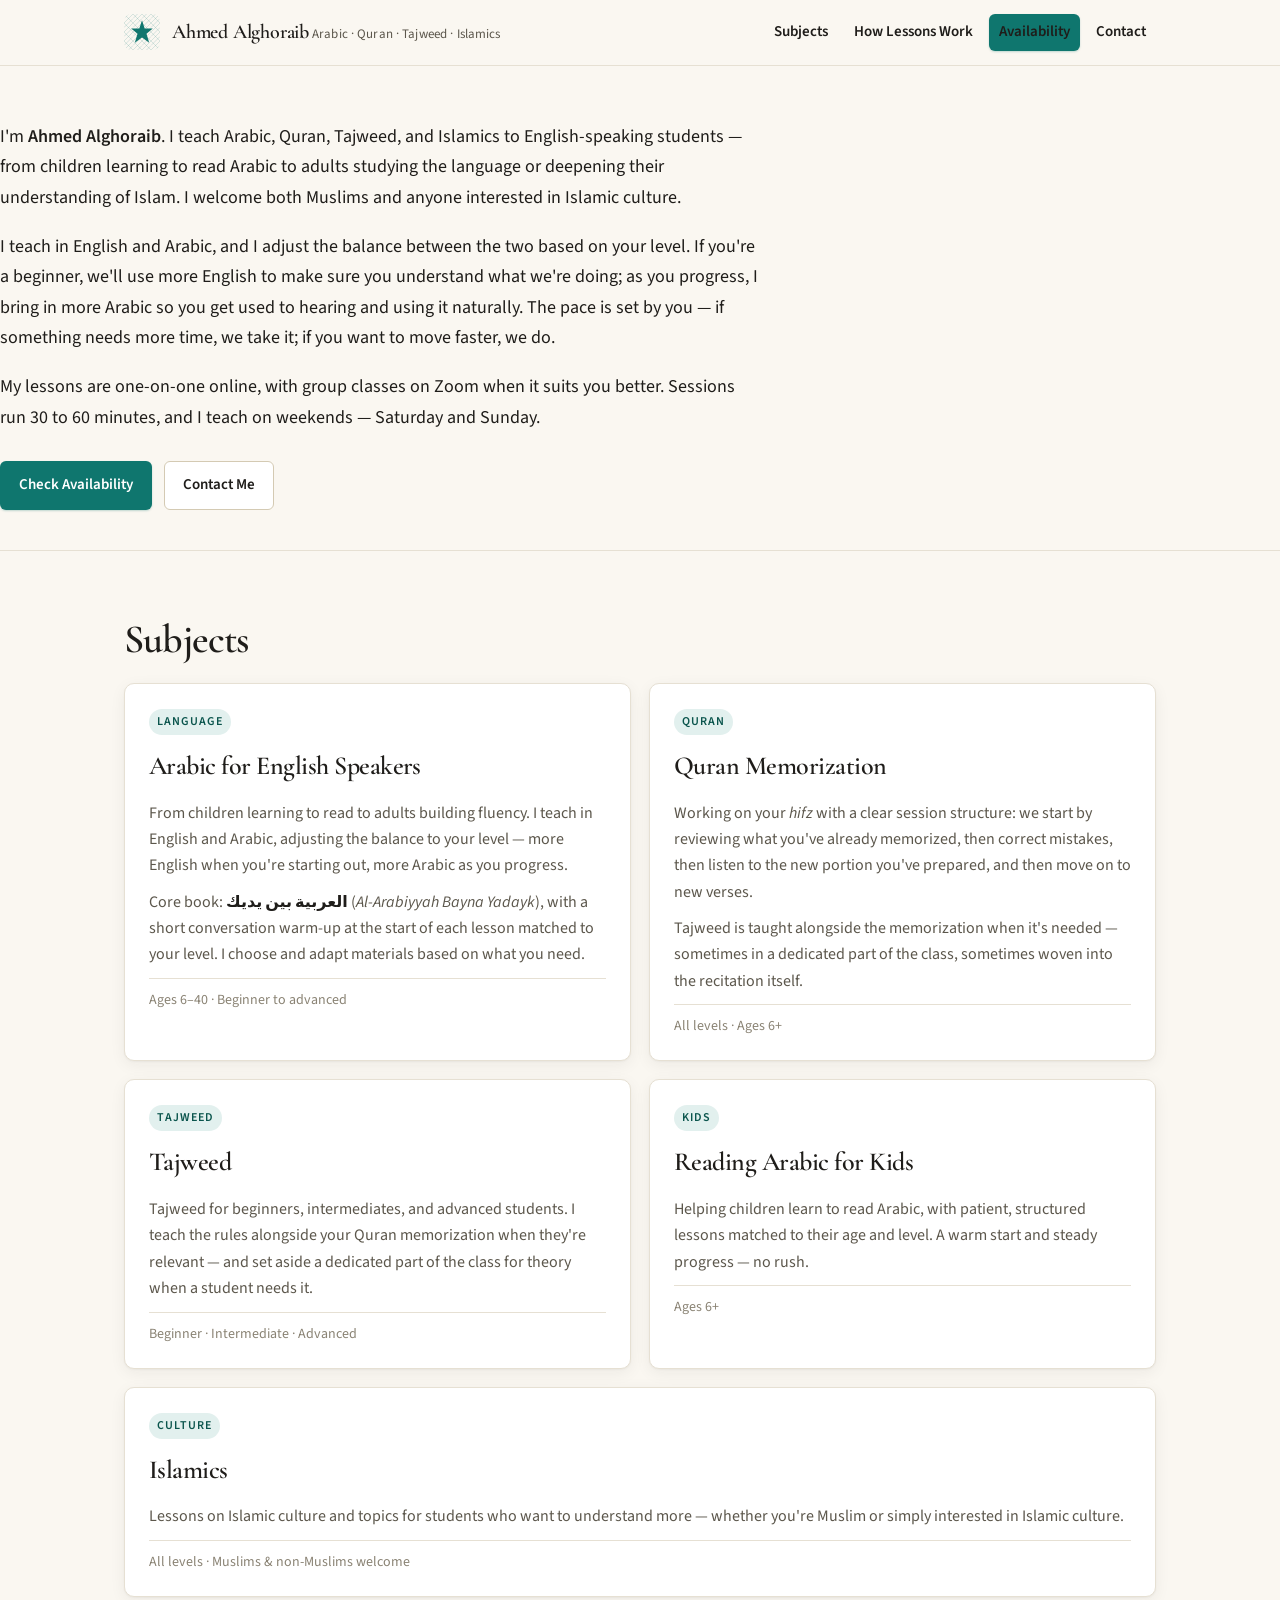
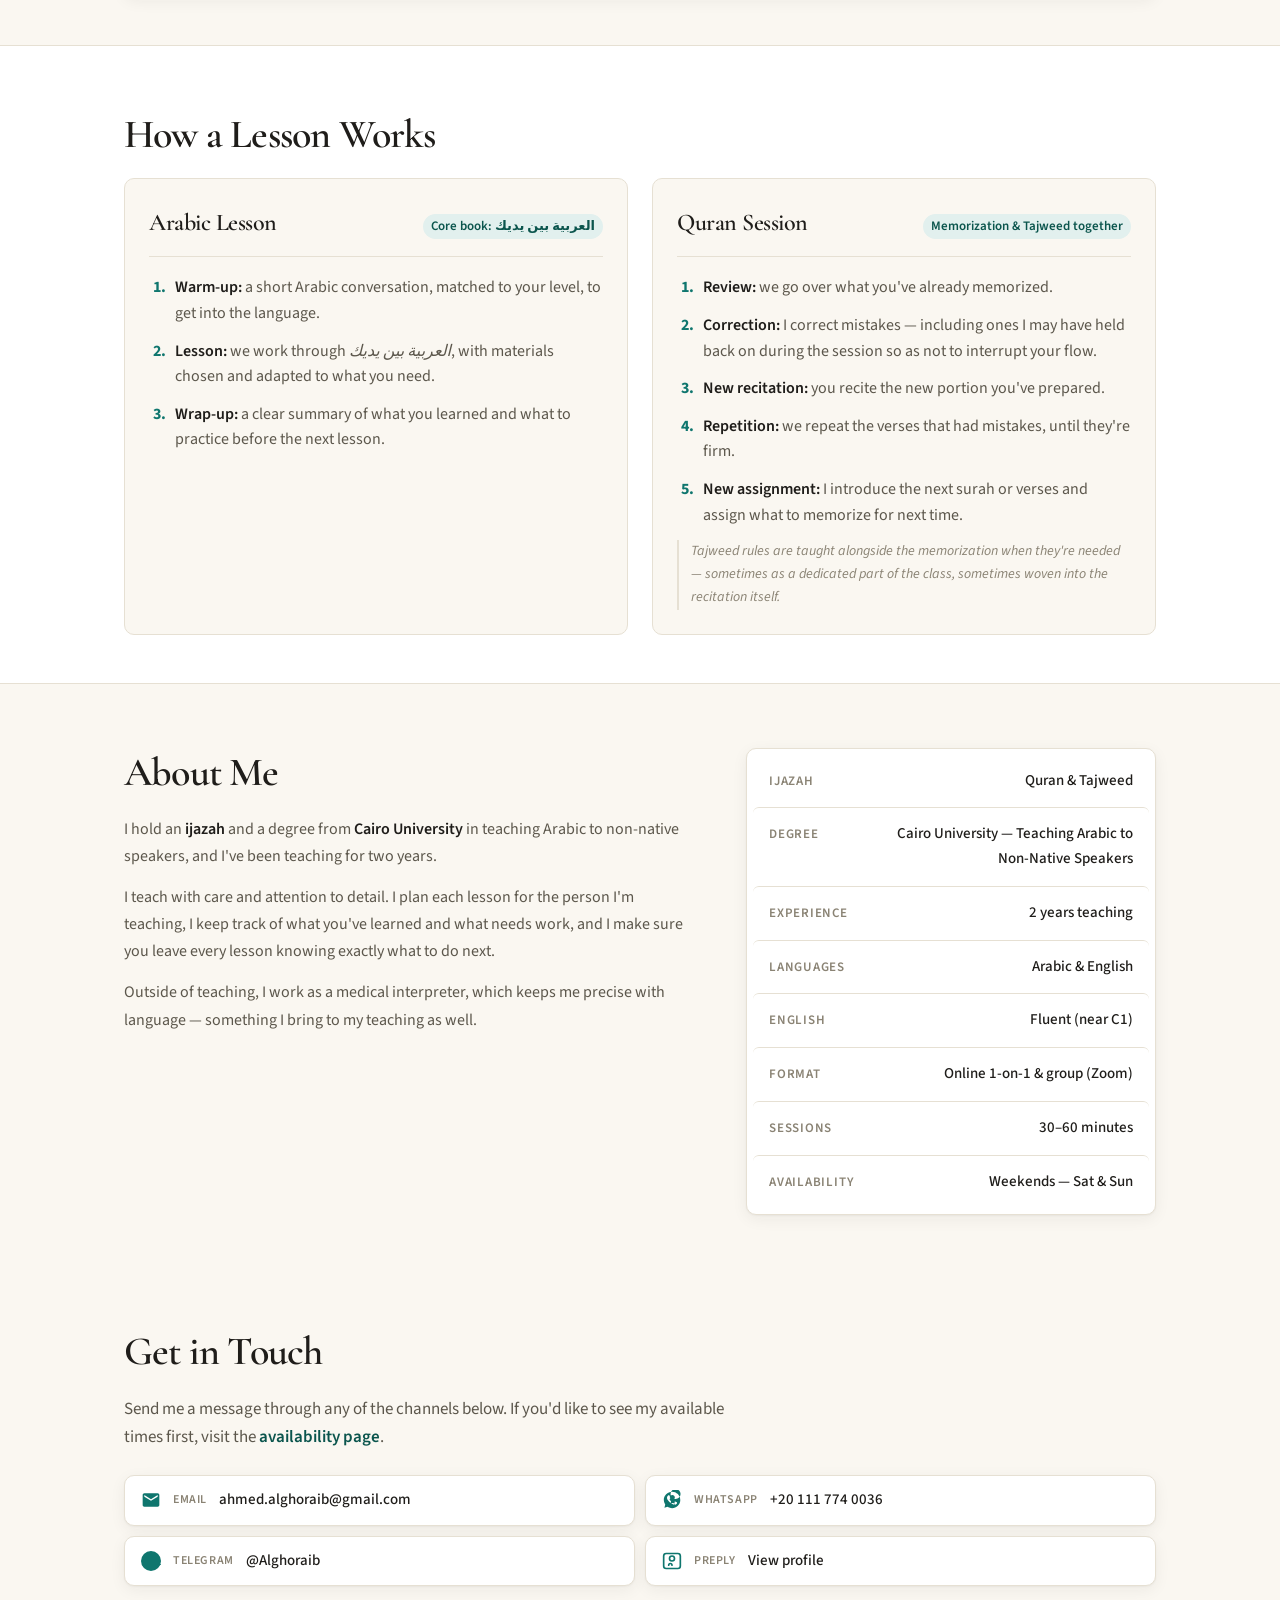
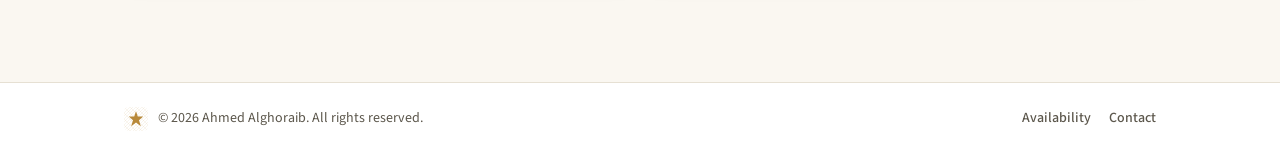
<file: index.html>
<!DOCTYPE html>
<html lang="en">
<head>
  <meta charset="utf-8">
  <meta name="viewport" content="width=device-width, initial-scale=1">
  <title>Ahmed Alghoraib — Arabic, Quran, Tajweed &amp; Islamics Teacher</title>
  <meta name="description" content="Arabic for English speakers, Quran memorization, Tajweed (beginner/intermediate/advanced), Reading Arabic for kids, and Islamics. Online 1-on-1 and group classes on weekends.">
  <link rel="preconnect" href="https://fonts.googleapis.com">
  <link rel="preconnect" href="https://fonts.gstatic.com" crossorigin>
  <link href="https://fonts.googleapis.com/css2?family=Cormorant+Garamond:ital,wght@0,400;0,600;1,400&family=Source+Sans+3:ital,wght@0,400;0,600;1,400&display=swap" rel="stylesheet">
  <link rel="stylesheet" href="style.css">
  <link rel="icon" href="assets/favicon.svg" type="image/svg+xml">
</head>
<body>
  <header class="site-header">
    <div class="header-inner">
      <div class="brand">
        <svg class="brand-mark" viewBox="0 0 40 40" width="36" height="36" aria-hidden="true" focusable="false">
          <defs>
            <pattern id="geoPattern" x="0" y="0" width="10" height="10" patternUnits="userSpaceOnUse">
              <path d="M0 5 L5 0 M5 10 L10 5 M0 0 L5 5 L0 10 M10 0 L5 5 L10 10" stroke="currentColor" stroke-width="0.5" fill="none" opacity="0.35"/>
            </pattern>
          </defs>
          <rect width="40" height="40" rx="8" fill="url(#geoPattern)"/>
          <path d="M20 7 L23 16 L32 16 L25 22 L28 32 L20 26 L12 32 L15 22 L8 16 L17 16 Z" fill="currentColor"/>
        </svg>
        <div class="brand-text">
          <span class="brand-name">Ahmed Alghoraib</span>
          <span class="brand-tagline">Arabic &middot; Quran &middot; Tajweed &middot; Islamics</span>
        </div>
      </div>
      <nav class="site-nav" aria-label="Primary">
        <a href="#subjects">Subjects</a>
        <a href="#how-lessons-work">How Lessons Work</a>
        <a href="availability.html" class="nav-cta">Availability</a>
        <a href="#contact">Contact</a>
      </nav>
    </div>
  </header>

  <main>
    <section class="hero">
      <div class="hero-inner">
        <h1 class="sr-only">Ahmed Alghoraib — Online Arabic, Quran and Tajweed Teacher</h1>
        <p class="intro">
          I'm <strong>Ahmed Alghoraib</strong>. I teach Arabic, Quran, Tajweed, and Islamics to English-speaking students — from children learning to read Arabic to adults studying the language or deepening their understanding of Islam. I welcome both Muslims and anyone interested in Islamic culture.
        </p>
        <p class="intro">
          I teach in English and Arabic, and I adjust the balance between the two based on your level. If you're a beginner, we'll use more English to make sure you understand what we're doing; as you progress, I bring in more Arabic so you get used to hearing and using it naturally. The pace is set by you — if something needs more time, we take it; if you want to move faster, we do.
        </p>
        <p class="intro">
          My lessons are one-on-one online, with group classes on Zoom when it suits you better. Sessions run 30 to 60 minutes, and I teach on weekends — Saturday and Sunday.
        </p>
        <div class="hero-actions">
          <a href="availability.html" class="btn btn-primary">Check Availability</a>
          <a href="#contact" class="btn btn-secondary">Contact Me</a>
        </div>
      </div>
    </section>

    <section id="subjects" class="section subjects">
      <div class="container">
        <h2 class="section-title">Subjects</h2>
        <div class="subjects-grid">
          <article class="subject-card">
            <span class="card-eyebrow">Language</span>
            <h3 class="card-title">Arabic for English Speakers</h3>
            <p class="card-body">
              From children learning to read to adults building fluency. I teach in English and Arabic, adjusting the balance to your level — more English when you're starting out, more Arabic as you progress.
            </p>
            <p class="card-body">
              Core book: <strong>العربية بين يديك</strong> (<em>Al-Arabiyyah Bayna Yadayk</em>), with a short conversation warm-up at the start of each lesson matched to your level. I choose and adapt materials based on what you need.
            </p>
            <p class="card-meta">Ages 6–40 · Beginner to advanced</p>
          </article>

          <article class="subject-card">
            <span class="card-eyebrow">Quran</span>
            <h3 class="card-title">Quran Memorization</h3>
            <p class="card-body">
              Working on your <em>hifz</em> with a clear session structure: we start by reviewing what you've already memorized, then correct mistakes, then listen to the new portion you've prepared, and then move on to new verses.
            </p>
            <p class="card-body">
              Tajweed is taught alongside the memorization when it's needed — sometimes in a dedicated part of the class, sometimes woven into the recitation itself.
            </p>
            <p class="card-meta">All levels · Ages 6+</p>
          </article>

          <article class="subject-card">
            <span class="card-eyebrow">Tajweed</span>
            <h3 class="card-title">Tajweed</h3>
            <p class="card-body">
              Tajweed for beginners, intermediates, and advanced students. I teach the rules alongside your Quran memorization when they're relevant — and set aside a dedicated part of the class for theory when a student needs it.
            </p>
            <p class="card-meta">Beginner · Intermediate · Advanced</p>
          </article>

          <article class="subject-card">
            <span class="card-eyebrow">Kids</span>
            <h3 class="card-title">Reading Arabic for Kids</h3>
            <p class="card-body">
              Helping children learn to read Arabic, with patient, structured lessons matched to their age and level. A warm start and steady progress — no rush.
            </p>
            <p class="card-meta">Ages 6+</p>
          </article>

          <article class="subject-card subject-card--wide">
            <span class="card-eyebrow">Culture</span>
            <h3 class="card-title">Islamics</h3>
            <p class="card-body">
              Lessons on Islamic culture and topics for students who want to understand more — whether you're Muslim or simply interested in Islamic culture.
            </p>
            <p class="card-meta">All levels · Muslims &amp; non-Muslims welcome</p>
          </article>
        </div>
      </div>
    </section>

    <section id="how-lessons-work" class="section how-section">
      <div class="container">
        <h2 class="section-title">How a Lesson Works</h2>

        <div class="lesson-blocks">
          <div class="lesson-block">
            <div class="lesson-block-header">
              <h3 class="lesson-block-title">Arabic Lesson</h3>
              <span class="lesson-block-book">Core book: العربية بين يديك</span>
            </div>
            <ol class="lesson-steps">
              <li><strong>Warm-up:</strong> a short Arabic conversation, matched to your level, to get into the language.</li>
              <li><strong>Lesson:</strong> we work through <em>العربية بين يديك</em>, with materials chosen and adapted to what you need.</li>
              <li><strong>Wrap-up:</strong> a clear summary of what you learned and what to practice before the next lesson.</li>
            </ol>
          </div>

          <div class="lesson-block">
            <div class="lesson-block-header">
              <h3 class="lesson-block-title">Quran Session</h3>
              <span class="lesson-block-book">Memorization &amp; Tajweed together</span>
            </div>
            <ol class="lesson-steps">
              <li><strong>Review:</strong> we go over what you've already memorized.</li>
              <li><strong>Correction:</strong> I correct mistakes — including ones I may have held back on during the session so as not to interrupt your flow.</li>
              <li><strong>New recitation:</strong> you recite the new portion you've prepared.</li>
              <li><strong>Repetition:</strong> we repeat the verses that had mistakes, until they're firm.</li>
              <li><strong>New assignment:</strong> I introduce the next surah or verses and assign what to memorize for next time.</li>
            </ol>
            <p class="lesson-note">Tajweed rules are taught alongside the memorization when they're needed — sometimes as a dedicated part of the class, sometimes woven into the recitation itself.</p>
          </div>
        </div>
      </div>
    </section>

    <section class="section credentials-section">
      <div class="container">
        <div class="credentials">
          <div class="credentials-text">
            <h2 class="section-title">About Me</h2>
            <p>
              I hold an <strong>ijazah</strong> and a degree from <strong>Cairo University</strong> in teaching Arabic to non-native speakers, and I've been teaching for two years.
            </p>
            <p>
              I teach with care and attention to detail. I plan each lesson for the person I'm teaching, I keep track of what you've learned and what needs work, and I make sure you leave every lesson knowing exactly what to do next.
            </p>
            <p>
              Outside of teaching, I work as a medical interpreter, which keeps me precise with language — something I bring to my teaching as well.
            </p>
          </div>
          <div class="credentials-side">
            <ul class="credential-list">
              <li>
                <span class="credential-label">Ijazah</span>
                <span class="credential-value">Quran &amp; Tajweed</span>
              </li>
              <li>
                <span class="credential-label">Degree</span>
                <span class="credential-value">Cairo University — Teaching Arabic to Non-Native Speakers</span>
              </li>
              <li>
                <span class="credential-label">Experience</span>
                <span class="credential-value">2 years teaching</span>
              </li>
              <li>
                <span class="credential-label">Languages</span>
                <span class="credential-value">Arabic &amp; English</span>
              </li>
              <li>
                <span class="credential-label">English</span>
                <span class="credential-value">Fluent (near C1)</span>
              </li>
              <li>
                <span class="credential-label">Format</span>
                <span class="credential-value">Online 1-on-1 &amp; group (Zoom)</span>
              </li>
              <li>
                <span class="credential-label">Sessions</span>
                <span class="credential-value">30–60 minutes</span>
              </li>
              <li>
                <span class="credential-label">Availability</span>
                <span class="credential-value">Weekends — Sat &amp; Sun</span>
              </li>
            </ul>
          </div>
        </div>
      </div>
    </section>

    <section id="contact" class="section contact-section">
      <div class="container">
        <h2 class="section-title">Get in Touch</h2>
        <p class="contact-intro">
          Send me a message through any of the channels below. If you'd like to see my available times first, visit the <a href="availability.html">availability page</a>.
        </p>
        <div class="contact-links">
          <a class="contact-link" href="mailto:ahmed.alghoraib@gmail.com">
            <svg class="contact-icon" viewBox="0 0 24 24" width="20" height="20" aria-hidden="true"><path d="M20 4H4c-1.1 0-2 .9-2 2v12c0 1.1.9 2 2 2h16c1.1 0 2-.9 2-2V6c0-1.1-.9-2-2-2zm0 4l-8 5-8-5V6l8 5 8-5v2z" fill="currentColor"/></svg>
            <span>Email</span>
            <span class="contact-value">ahmed.alghoraib@gmail.com</span>
          </a>
          <a class="contact-link" href="https://wa.me/201117740036?text=Hello%20Ahmed%2C%20I%27d%20like%20to%20book%20a%20lesson." target="_blank" rel="noopener">
            <svg class="contact-icon" viewBox="0 0 24 24" width="20" height="20" aria-hidden="true"><path d="M17.472 14.382c-.297-.149-1.758-.867-2.03-.967-.273-.099-.471-.148-.67.15-.197.297-.767.966-.94 1.164-.173.199-.347.223-.644.075-.297-.15-1.255-.463-2.39-1.475-.883-.788-1.48-1.761-1.653-2.059-.173-.297-.018-.458.13-.606.134-.133.298-.347.446-.52.149-.174.198-.298.298-.497.099-.198.05-.371-.025-.52-.075-.149-.669-1.612-.916-2.207-.242-.579-.487-.5-.669-.51-.173-.008-.371-.01-.57-.01-.198 0-.52.074-.792.372-.272.297-1.04 1.016-1.04 2.479 0 1.462 1.065 2.875 1.213 3.074.149.198 2.096 3.2 5.077 4.487.709.306 1.262.489 1.694.625.712.227 1.36.195 1.871.118.571-.085 1.758-.719 2.006-1.454.248-.735.248-1.213 0-1.308-.249-.095-1.04-.586-1.814-1.055-.579-.334-1.166-.545-1.724-.632zm-5.421 7.403h-.004a9.87 9.87 0 01-5.031-1.378l-.361-.214-3.741.982.998-3.648-.235-.374a9.86 9.86 0 01-1.51-5.26c.001-5.46 4.436-9.894 9.895-9.894 2.64 0 5.122 1.03 6.988 2.898a9.86 9.86 0 012.898 6.988c0 5.46-4.436 9.894-9.895 9.894zm3.465-4.678a3.03 3.03 0 00-2.535-1.49l-.261-.149-2.588.685.722-2.468-.174-.255a3.03 3.03 0 00-1.3-4.391c0-1.668 1.351-3.018 3.019-3.018 1.668 0 3.018 1.35 3.018 3.018 0 1.219-.72 2.232-1.777 2.683l.239.224.803.712a2.47 2.47 0 01-.239 3.336c-.001 2.055-1.662 3.716-3.716 3.716zm6.737-12.21c-.001-3.342-2.708-6.049-6.05-6.049-1.606 0-3.09.664-4.165 1.76a6.05 6.05 0 00-1.76 4.165c0 3.342 2.708 6.049 6.05 6.049 1.606 0 3.09-.664 4.165-1.76a6.05 6.05 0 001.76-4.165z" fill="currentColor"/></svg>
            <span>WhatsApp</span>
            <span class="contact-value">+20 111 774 0036</span>
          </a>
          <a class="contact-link" href="https://t.me/Alghoraib" target="_blank" rel="noopener">
            <svg class="contact-icon" viewBox="0 0 24 24" width="20" height="20" aria-hidden="true"><path d="M11.944 0A12 12 0 0 0 0 12a12 12 0 0 0 12 12 12 12 0 0 0 12-12A12 12 0 0 0 12 0a12 12 0 0 0-.056 0zm4.962 7.24A8.97 8.97 0 0 1 12 2C6.477 2 2 6.477 2 12s4.477 10 10 10c.675 0 1.32-.05 1.958-.147a8.97 8.97 0 0 1 3.417-1.625l.86.66a8.688 8.688 0 0 1 6.07-4.441zM12 20a8.04 8.04 0 0 0 4.962-1.76A8.97 8.97 0 0 1 12 20z" fill="currentColor"/></svg>
            <span>Telegram</span>
            <span class="contact-value">@Alghoraib</span>
          </a>
          <a class="contact-link" href="https://preply.in/AHMED6EN1434201102?ts=17924484" target="_blank" rel="noopener">
            <svg class="contact-icon" viewBox="0 0 24 24" width="20" height="20" aria-hidden="true"><rect x="2" y="3" width="20" height="18" rx="3" fill="none" stroke="currentColor" stroke-width="2"/><circle cx="12" cy="9" r="3" fill="none" stroke="currentColor" stroke-width="2"/><path d="M8 17c0-1.1.9-2 2-2s2 .9 2 2" fill="none" stroke="currentColor" stroke-width="2" stroke-linecap="round"/></svg>
            <span>Preply</span>
            <span class="contact-value">View profile</span>
          </a>
        </div>
      </div>
    </section>
  </main>

  <footer class="site-footer">
    <div class="footer-inner">
      <div class="footer-brand">
        <svg class="brand-mark" viewBox="0 0 40 40" width="24" height="24" aria-hidden="true">
          <defs>
            <pattern id="geoPatternFooter" x="0" y="0" width="10" height="10" patternUnits="userSpaceOnUse">
              <path d="M0 5 L5 0 M5 10 L10 5 M0 0 L5 5 L0 10 M10 0 L5 5 L10 10" stroke="currentColor" stroke-width="0.5" fill="none" opacity="0.3"/>
            </pattern>
          </defs>
          <rect width="40" height="40" rx="8" fill="url(#geoPatternFooter)"/>
          <path d="M20 7 L23 16 L32 16 L25 22 L28 32 L20 26 L12 32 L15 22 L8 16 L17 16 Z" fill="currentColor"/>
        </svg>
        <span>&copy; 2026 Ahmed Alghoraib. All rights reserved.</span>
      </div>
      <div class="footer-links">
        <a href="availability.html">Availability</a>
        <a href="#contact">Contact</a>
      </div>
    </div>
  </footer>
</body>
</html>
</file>
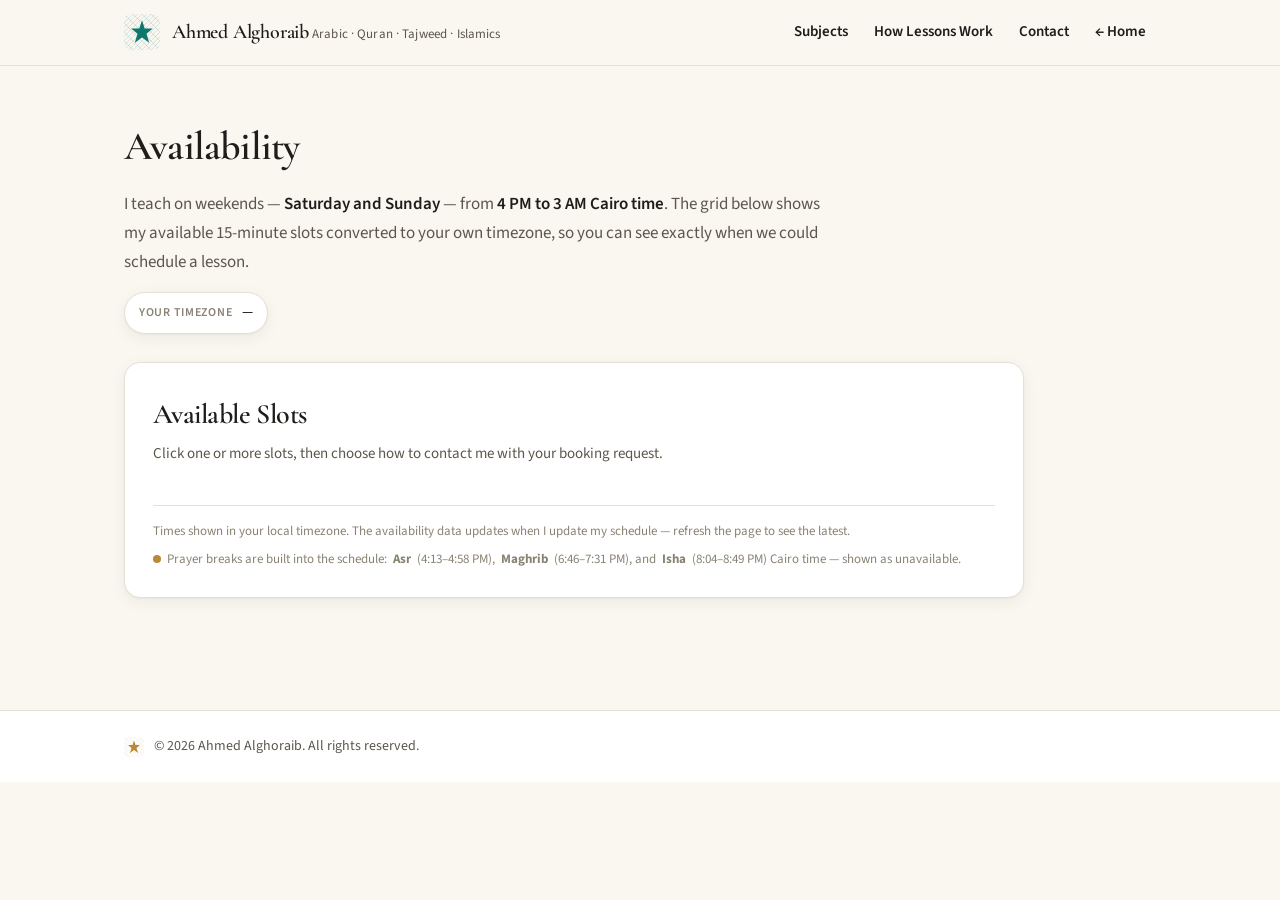
<file: availability.html>
<!DOCTYPE html>
<html lang="en">
<head>
  <meta charset="utf-8">
  <meta name="viewport" content="width=device-width, initial-scale=1">
  <title>Availability — Ahmed Alghoraib</title>
  <meta name="description" content="Ahmed Alghoraib's teaching availability — weekends, Cairo time. See available 15-minute slots in your own timezone.">
  <link rel="preconnect" href="https://fonts.googleapis.com">
  <link rel="preconnect" href="https://fonts.gstatic.com" crossorigin>
  <link href="https://fonts.googleapis.com/css2?family=Cormorant+Garamond:ital,wght@0,400;0,600;1,400&family=Source+Sans+3:ital,wght@0,400;0,600;1,400&display=swap" rel="stylesheet">
  <link rel="stylesheet" href="style.css">
  <link rel="icon" href="assets/favicon.svg" type="image/svg+xml">
</head>
<body>
  <header class="site-header">
    <div class="header-inner">
      <div class="brand">
        <svg class="brand-mark" viewBox="0 0 40 40" width="36" height="36" aria-hidden="true" focusable="false">
          <defs>
            <pattern id="geoPattern" x="0" y="0" width="10" height="10" patternUnits="userSpaceOnUse">
              <path d="M0 5 L5 0 M5 10 L10 5 M0 0 L5 5 L0 10 M10 0 L5 5 L10 10" stroke="currentColor" stroke-width="0.5" fill="none" opacity="0.35"/>
            </pattern>
          </defs>
          <rect width="40" height="40" rx="8" fill="url(#geoPattern)"/>
          <path d="M20 7 L23 16 L32 16 L25 22 L28 32 L20 26 L12 32 L15 22 L8 16 L17 16 Z" fill="currentColor"/>
        </svg>
        <div class="brand-text">
          <span class="brand-name">Ahmed Alghoraib</span>
          <span class="brand-tagline">Arabic &middot; Quran &middot; Tajweed &middot; Islamics</span>
        </div>
      </div>
      <nav class="site-nav" aria-label="Primary">
        <a href="index.html#subjects">Subjects</a>
        <a href="index.html#how-lessons-work">How Lessons Work</a>
        <a href="index.html#contact">Contact</a>
        <a href="index.html" class="nav-back">&larr; Home</a>
      </nav>
    </div>
  </header>

  <main>
    <section class="availability-page">
      <div class="container">
        <div class="avail-header">
          <h1 class="section-title">Availability</h1>
          <p class="avail-intro">
            I teach on weekends — <strong>Saturday and Sunday</strong> — from <strong>4 PM to 3 AM Cairo time</strong>. The grid below shows my available 15-minute slots converted to your own timezone, so you can see exactly when we could schedule a lesson.
          </p>
          <div class="tz-display">
            <span class="tz-label">Your timezone</span>
            <span class="tz-value" id="user-tz">—</span>
          </div>
        </div>

        <div class="widget-card" id="widget-card">
          <div class="widget-header">
            <h2 class="widget-title">Available Slots</h2>
            <p class="widget-subtitle">Click one or more slots, then choose how to contact me with your booking request.</p>
          </div>

          <div class="days" id="days-container">
            <!-- Rendered by script.js -->
          </div>

          <div class="widget-foot">
            <p class="widget-note">
              Times shown in your local timezone. The availability data updates when I update my schedule — refresh the page to see the latest.
            </p>
            <p class="widget-prayer-note">
              Prayer breaks are built into the schedule: <strong>Asr</strong> (4:13–4:58 PM), <strong>Maghrib</strong> (6:46–7:31 PM), and <strong>Isha</strong> (8:04–8:49 PM) Cairo time — shown as unavailable.
            </p>
          </div>
        </div>

        <div id="booking-modal" class="modal" role="dialog" aria-modal="true" aria-labelledby="modal-title" hidden>
          <div class="modal-backdrop"></div>
          <div class="modal-panel">
            <div class="modal-header">
              <h2 id="modal-title" class="modal-title">Book a Lesson</h2>
              <button class="modal-close" id="modal-close" aria-label="Close">&times;</button>
            </div>
            <div class="modal-body">
              <div class="modal-field">
                <label class="modal-label" for="modal-name">Your name</label>
                <input class="modal-input" id="modal-name" name="name" type="text" autocomplete="name" placeholder="Your name">
              </div>
              <div class="modal-field">
                <label class="modal-label" for="modal-subject">Subject</label>
                <select class="modal-input modal-select" id="modal-subject" name="subject">
                  <option value="">Select a subject…</option>
                  <option value="Arabic for English Speakers">Arabic for English Speakers</option>
                  <option value="Quran Memorization">Quran Memorization</option>
                  <option value="Tajweed">Tajweed</option>
                  <option value="Reading Arabic for Kids">Reading Arabic for Kids</option>
                  <option value="Islamics">Islamics</option>
                </select>
              </div>
              <div class="modal-field">
                <label class="modal-label" for="modal-timezone">Your timezone</label>
                <input class="modal-input" id="modal-timezone" name="timezone" type="text" readonly tabindex="-1">
              </div>
              <div class="modal-field">
                <label class="modal-label" for="modal-slots">Selected slots <span class="modal-label-hint">(in your timezone)</span></label>
                <textarea class="modal-input modal-textarea" id="modal-slots" name="slots" rows="3" readonly tabindex="-1" placeholder="No slots selected yet"></textarea>
              </div>
              <div class="modal-field">
                <label class="modal-label">Contact method</label>
                <div class="contact-method-group" id="contact-group">
                  <label class="method-option">
                    <input type="radio" name="contact-method" value="email" checked>
                    <span class="method-radio"></span>
                    <span class="method-label">Email — opens your email app</span>
                  </label>
                  <label class="method-option">
                    <input type="radio" name="contact-method" value="whatsapp">
                    <span class="method-radio"></span>
                    <span class="method-label">WhatsApp — opens WhatsApp with a pre-filled message</span>
                  </label>
                  <label class="method-option">
                    <input type="radio" name="contact-method" value="telegram">
                    <span class="method-radio"></span>
                    <span class="method-label">Telegram — shows my handle; copy the message and send it</span>
                  </label>
                  <label class="method-option">
                    <input type="radio" name="contact-method" value="preply">
                    <span class="method-radio"></span>
                    <span class="method-label">Preply — opens my Preply profile</span>
                  </label>
                </div>
              </div>
              <div class="modal-field">
                <label class="modal-label" for="modal-message">Message</label>
                <textarea class="modal-input modal-textarea" id="modal-message" name="message" rows="4" placeholder="Edit this message before sending"></textarea>
              </div>
              <div class="modal-actions">
                <button class="btn btn-secondary" id="modal-send">Send Message</button>
                <button class="btn btn-ghost" id="modal-cancel">Cancel</button>
              </div>
            </div>
          </div>
        </div>
      </div>
    </section>
  </main>

  <footer class="site-footer">
    <div class="footer-inner">
      <div class="footer-brand">
        <svg class="brand-mark" viewBox="0 0 40 40" width="20" height="20" aria-hidden="true">
          <defs>
            <pattern id="geoPatternFooter2" x="0" y="0" width="10" height="10" patternUnits="userSpaceOnUse">
              <path d="M0 5 L5 0 M5 10 L10 5 M0 0 L5 5 L0 10 M10 0 L5 5 L10 10" stroke="currentColor" stroke-width="0.5" fill="none" opacity="0.3"/>
            </pattern>
          </defs>
          <rect width="40" height="40" rx="8" fill="url(#geoPatternFooter2)"/>
          <path d="M20 7 L23 16 L32 16 L25 22 L28 32 L20 26 L12 32 L15 22 L8 16 L17 16 Z" fill="currentColor"/>
        </svg>
        <span>&copy; 2026 Ahmed Alghoraib. All rights reserved.</span>
      </div>
    </div>
  </footer>

  <script src="script.js"></script>
  <script>
    document.addEventListener('DOMContentLoaded', () => renderAvailabilityPage());
  </script>
</body>
</html>
</file>
<file: style.css>
/* ============================================================
   Ahmed Alghoraib — teaching profile site
   Palette: warm cream surface, deep ink, teal accent,
   with a single Islamic tile motif reserved for the
   availability page header.
   ============================================================ */

:root {
  --color-bg: #faf7f1;
  --color-surface: #ffffff;
  --color-surface-raised: #fefefe;
  --color-border: #e6e0d3;
  --color-border-strong: #d4cab3;
  --color-text: #1f1d1a;
  --color-text-muted: #5c574c;
  --color-text-faint: #8a8374;
  --color-accent: #0f766e;
  --color-accent-soft: #e2f0ee;
  --color-accent-strong: #0b554d;
  --color-unavailable: #ece7dc;
  --color-unavailable-text: #a39c88;
  --color-prayer: #b8893a;
  --color-prayer-soft: #f5ecd6;
  --color-star: #b8893a;
  --fw-heading: 'Cormorant Garamond', Georgia, serif;
  --fw-body: 'Source Sans 3', 'Segoe UI', system-ui, sans-serif;
  --radius-sm: 6px;
  --radius-md: 10px;
  --radius-lg: 16px;
  --shadow-card: 0 1px 2px rgba(31,29,26,0.04), 0 4px 16px rgba(31,29,26,0.06);
  --shadow-modal: 0 20px 60px rgba(31,29,26,0.18);
}

*,
*::before,
*::after {
  box-sizing: border-box;
  margin: 0;
  padding: 0;
}

html {
  scroll-behavior: smooth;
  -webkit-text-size-adjust: 100%;
}

body {
  font-family: var(--fw-body);
  font-size: 17px;
  line-height: 1.65;
  color: var(--color-text);
  background: var(--color-bg);
  -webkit-font-smoothing: antialiased;
  text-rendering: optimizeLegibility;
}

a {
  color: var(--color-accent-strong);
  text-decoration: none;
}
a:hover {
  text-decoration: underline;
  text-underline-offset: 2px;
}

img,
svg {
  display: block;
  max-width: 100%;
}

.sr-only {
  position: absolute;
  width: 1px;
  height: 1px;
  padding: 0;
  margin: -1px;
  overflow: hidden;
  clip: rect(0 0 0 0);
  clip-path: inset(50%);
  white-space: nowrap;
  border: 0;
}

.container {
  width: 100%;
  max-width: 1080px;
  margin: 0 auto;
  padding: 0 24px;
}

/* -------- Header -------- */

.site-header {
  position: sticky;
  top: 0;
  z-index: 50;
  background: rgba(250, 247, 241, 0.92);
  backdrop-filter: saturate(160%) blur(8px);
  -webkit-backdrop-filter: saturate(160%) blur(8px);
  border-bottom: 1px solid var(--color-border);
}

.header-inner {
  max-width: 1080px;
  margin: 0 auto;
  padding: 14px 24px;
  display: flex;
  align-items: center;
  justify-content: space-between;
  gap: 24px;
  flex-wrap: wrap;
}

.brand {
  display: flex;
  align-items: center;
  gap: 12px;
  color: var(--color-accent);
}

.brand-name {
  font-family: var(--fw-heading);
  font-size: 20px;
  font-weight: 600;
  color: var(--color-text);
  letter-spacing: -0.01em;
}

.brand-tagline {
  display: none;
  font-size: 13px;
  color: var(--color-text-muted);
  letter-spacing: 0.01em;
}

@media (min-width: 600px) {
  .brand-tagline {
    display: inline;
  }
}

.site-nav {
  display: flex;
  align-items: center;
  gap: 6px;
  flex-wrap: wrap;
}

.site-nav a,
.nav-back {
  font-size: 15px;
  font-weight: 600;
  color: var(--color-text);
  padding: 6px 10px;
  border-radius: var(--radius-sm);
  transition: background 0.15s ease, color 0.15s ease;
}
.site-nav a:hover,
.nav-back:hover {
  background: var(--color-accent-soft);
  color: var(--color-accent-strong);
  text-decoration: none;
}

.nav-cta {
  background: var(--color-accent);
  color: #fff;
  box-shadow: 0 1px 2px rgba(15,118,110,0.25);
}
.nav-cta:hover {
  background: var(--color-accent-strong);
  color: #fff;
  text-decoration: none;
}

@media (max-width: 540px) {
  .site-nav a:not(.nav-cta):not(.nav-back) {
    display: none;
  }
  .header-inner {
    padding: 12px 16px;
  }
}

/* -------- Section base -------- */

.section {
  padding: 64px 0 48px;
}

.section-title {
  font-family: var(--fw-heading);
  font-size: clamp(28px, 4vw, 40px);
  font-weight: 600;
  letter-spacing: -0.02em;
  line-height: 1.2;
  color: var(--color-text);
  margin-bottom: 20px;
}

/* -------- Hero -------- */

.hero {
  padding: 56px 0 40px;
  border-bottom: 1px solid var(--color-border);
}

.hero-inner {
  max-width: 760px;
}

.intro {
  font-size: 18px;
  line-height: 1.7;
  color: var(--color-text);
  margin-bottom: 18px;
}
.intro strong {
  font-weight: 600;
  color: var(--color-text);
}

.hero-actions {
  display: flex;
  flex-wrap: wrap;
  gap: 12px;
  margin-top: 28px;
}

.btn {
  display: inline-flex;
  align-items: center;
  justify-content: center;
  gap: 8px;
  font-family: var(--fw-body);
  font-size: 15px;
  font-weight: 600;
  padding: 11px 18px;
  border-radius: var(--radius-sm);
  border: 1px solid transparent;
  cursor: pointer;
  transition: background 0.15s ease, border-color 0.15s ease, color 0.15s ease, box-shadow 0.15s ease;
  text-decoration: none;
}
.btn:focus-visible {
  outline: 2px solid var(--color-accent);
  outline-offset: 2px;
}
.btn-primary {
  background: var(--color-accent);
  color: #fff;
  box-shadow: 0 1px 2px rgba(15,118,110,0.25);
}
.btn-primary:hover {
  background: var(--color-accent-strong);
  color: #fff;
  text-decoration: none;
  box-shadow: 0 2px 8px rgba(15,118,110,0.35);
}
.btn-secondary {
  background: var(--color-surface);
  color: var(--color-text);
  border-color: var(--color-border-strong);
}
.btn-secondary:hover {
  background: var(--color-bg);
  border-color: var(--color-text-faint);
  text-decoration: none;
}
.btn-ghost {
  background: transparent;
  color: var(--color-text-muted);
  border-color: transparent;
  padding: 11px 14px;
}
.btn-ghost:hover {
  background: var(--color-surface);
  color: var(--color-text);
  text-decoration: none;
}

/* -------- Subjects -------- */

.subjects-grid {
  display: grid;
  grid-template-columns: 1fr;
  gap: 18px;
}

@media (min-width: 640px) {
  .subjects-grid {
    grid-template-columns: repeat(2, 1fr);
  }
  .subject-card--wide {
    grid-column: 1 / -1;
  }
}

.subject-card {
  background: var(--color-surface);
  border: 1px solid var(--color-border);
  border-radius: var(--radius-md);
  padding: 22px 24px;
  box-shadow: var(--shadow-card);
  transition: border-color 0.15s ease, box-shadow 0.15s ease;
}
.subject-card:hover {
  border-color: var(--color-border-strong);
  box-shadow: 0 1px 2px rgba(31,29,26,0.04), 0 8px 24px rgba(31,29,26,0.08);
}

.card-eyebrow {
  display: inline-block;
  font-size: 12px;
  font-weight: 600;
  letter-spacing: 0.08em;
  text-transform: uppercase;
  color: var(--color-accent-strong);
  background: var(--color-accent-soft);
  padding: 3px 8px;
  border-radius: 999px;
  margin-bottom: 10px;
}

.card-title {
  font-family: var(--fw-heading);
  font-size: 26px;
  font-weight: 600;
  letter-spacing: -0.02em;
  margin-bottom: 12px;
  color: var(--color-text);
}

.card-body {
  font-size: 16px;
  line-height: 1.65;
  color: var(--color-text-muted);
  margin-bottom: 10px;
}
.card-body strong {
  color: var(--color-text);
  font-weight: 600;
}
.card-body em {
  font-style: italic;
  color: var(--color-text-muted);
}

.card-meta {
  font-size: 14px;
  color: var(--color-text-faint);
  border-top: 1px solid var(--color-border);
  padding-top: 10px;
  margin-top: 4px;
}

/* -------- How lessons work -------- */

.how-section {
  background: var(--color-surface);
  border-top: 1px solid var(--color-border);
  border-bottom: 1px solid var(--color-border);
}

.lesson-blocks {
  display: grid;
  grid-template-columns: 1fr;
  gap: 24px;
  margin-top: 8px;
}

@media (min-width: 720px) {
  .lesson-blocks {
    grid-template-columns: repeat(2, 1fr);
  }
}

.lesson-block {
  background: var(--color-bg);
  border: 1px solid var(--color-border);
  border-radius: var(--radius-md);
  padding: 24px;
}

.lesson-block-header {
  display: flex;
  align-items: baseline;
  justify-content: space-between;
  gap: 12px;
  flex-wrap: wrap;
  margin-bottom: 18px;
  padding-bottom: 14px;
  border-bottom: 1px solid var(--color-border);
}

.lesson-block-title {
  font-family: var(--fw-heading);
  font-size: 24px;
  font-weight: 600;
  letter-spacing: -0.02em;
  color: var(--color-text);
}

.lesson-block-book {
  font-size: 13px;
  color: var(--color-accent-strong);
  font-weight: 600;
  background: var(--color-accent-soft);
  padding: 2px 8px;
  border-radius: 999px;
}

.lesson-steps {
  padding-left: 20px;
  margin-bottom: 12px;
}
.lesson-steps li {
  position: relative;
  padding-left: 6px;
  margin-bottom: 12px;
  line-height: 1.6;
  color: var(--color-text-muted);
  font-size: 16px;
}
.lesson-steps li:last-child {
  margin-bottom: 0;
}
.lesson-steps li::marker {
  color: var(--color-accent);
  font-weight: 700;
}
.lesson-steps li strong {
  color: var(--color-text);
  font-weight: 600;
}

.lesson-note {
  font-size: 14px;
  color: var(--color-text-faint);
  font-style: italic;
  border-left: 2px solid var(--color-border);
  padding-left: 12px;
  margin-top: 6px;
}

/* -------- Credentials -------- */

.credentials {
  display: grid;
  grid-template-columns: 1fr;
  gap: 32px;
  align-items: start;
}

@media (min-width: 760px) {
  .credentials {
    grid-template-columns: 1.4fr 1fr;
    gap: 48px;
  }
}

.credentials-text p {
  font-size: 16px;
  line-height: 1.7;
  color: var(--color-text-muted);
  margin-bottom: 14px;
}
.credentials-text p strong {
  color: var(--color-text);
  font-weight: 600;
}
.credentials-text p:last-child {
  margin-bottom: 0;
}

.credential-list {
  list-style: none;
  display: flex;
  flex-direction: column;
  background: var(--color-surface);
  border: 1px solid var(--color-border);
  border-radius: var(--radius-md);
  padding: 6px;
  box-shadow: var(--shadow-card);
}
.credential-list li {
  display: flex;
  justify-content: space-between;
  align-items: baseline;
  gap: 12px;
  padding: 14px 16px;
  border-radius: var(--radius-sm);
}
.credential-list li + li {
  border-top: 1px solid var(--color-border);
}
.credential-label {
  font-size: 13px;
  font-weight: 600;
  color: var(--color-text-faint);
  text-transform: uppercase;
  letter-spacing: 0.06em;
  flex-basis: 38%;
}
.credential-value {
  font-size: 15px;
  color: var(--color-text);
  font-weight: 500;
  text-align: right;
  word-break: break-word;
}

/* -------- Contact -------- */

.contact-intro {
  font-size: 17px;
  color: var(--color-text-muted);
  margin-bottom: 24px;
  max-width: 600px;
}
.contact-intro a {
  font-weight: 600;
}

.contact-links {
  display: grid;
  grid-template-columns: 1fr;
  gap: 10px;
}
@media (min-width: 520px) {
  .contact-links {
    grid-template-columns: repeat(2, 1fr);
  }
}

.contact-link {
  display: flex;
  align-items: center;
  gap: 12px;
  padding: 14px 16px;
  background: var(--color-surface);
  border: 1px solid var(--color-border);
  border-radius: var(--radius-md);
  box-shadow: var(--shadow-card);
  transition: border-color 0.15s ease, box-shadow 0.15s ease, background 0.15s ease;
  text-decoration: none;
  color: var(--color-text);
  min-width: 0;
}
.contact-link:hover {
  border-color: var(--color-border-strong);
  background: var(--color-bg);
  box-shadow: 0 1px 2px rgba(31,29,26,0.04), 0 8px 24px rgba(31,29,26,0.08);
  text-decoration: none;
}
.contact-icon {
  flex: 0 0 20px;
  color: var(--color-accent);
}
.contact-link span {
  display: block;
  line-height: 1.35;
}
.contact-link > span:nth-child(2) {
  font-size: 12px;
  font-weight: 600;
  color: var(--color-text-faint);
  text-transform: uppercase;
  letter-spacing: 0.05em;
}
.contact-value {
  font-size: 15px;
  color: var(--color-text);
  font-weight: 500;
  word-break: break-all;
}

/* -------- Footer -------- */

.site-footer {
  border-top: 1px solid var(--color-border);
  background: var(--color-surface);
  padding: 24px 0;
  margin-top: 48px;
}

.footer-inner {
  max-width: 1080px;
  margin: 0 auto;
  padding: 0 24px;
  display: flex;
  align-items: center;
  justify-content: space-between;
  gap: 16px;
  flex-wrap: wrap;
}

.footer-brand {
  display: flex;
  align-items: center;
  gap: 10px;
  font-size: 14px;
  color: var(--color-text-muted);
}
.footer-brand .brand-mark {
  color: var(--color-star);
}

.footer-links {
  display: flex;
  gap: 18px;
}
.footer-links a {
  font-size: 14px;
  color: var(--color-text-muted);
  font-weight: 500;
}

/* ============================================================
   Availability page
   ============================================================ */

.availability-page {
  padding: 56px 0 64px;
}

.avail-header {
  max-width: 720px;
  margin-bottom: 28px;
}
.avail-intro {
  font-size: 17px;
  line-height: 1.7;
  color: var(--color-text-muted);
  margin-top: 14px;
}
.avail-intro strong {
  color: var(--color-text);
  font-weight: 600;
}

.tz-display {
  display: inline-flex;
  align-items: center;
  gap: 10px;
  margin-top: 16px;
  padding: 8px 14px;
  background: var(--color-surface);
  border: 1px solid var(--color-border);
  border-radius: 999px;
  font-size: 14px;
  color: var(--color-text-muted);
  box-shadow: var(--shadow-card);
}
.tz-label {
  color: var(--color-text-faint);
  text-transform: uppercase;
  letter-spacing: 0.06em;
  font-size: 12px;
  font-weight: 600;
}
.tz-value {
  color: var(--color-text);
  font-weight: 500;
}

.widget-card {
  background: var(--color-surface);
  border: 1px solid var(--color-border);
  border-radius: var(--radius-lg);
  padding: 28px;
  box-shadow: var(--shadow-card);
  max-width: 900px;
}

.widget-header {
  margin-bottom: 22px;
}
.widget-title {
  font-family: var(--fw-heading);
  font-size: 28px;
  font-weight: 600;
  letter-spacing: -0.02em;
  color: var(--color-text);
  margin-bottom: 6px;
}
.widget-subtitle {
  font-size: 15px;
  color: var(--color-text-muted);
  line-height: 1.5;
}

/* -------- Day row -------- */

.days {
  display: flex;
  flex-direction: column;
  gap: 20px;
}

.day {
  border: 1px solid var(--color-border);
  border-radius: var(--radius-md);
  overflow: hidden;
  background: var(--color-bg);
}

.day-header {
  display: flex;
  align-items: center;
  justify-content: space-between;
  padding: 12px 16px;
  background: var(--color-surface);
  border-bottom: 1px solid var(--color-border);
  gap: 10px;
  flex-wrap: wrap;
}

.day-name {
  font-family: var(--fw-heading);
  font-size: 20px;
  font-weight: 600;
  color: var(--color-text);
  letter-spacing: -0.01em;
}

.day-changed {
  font-size: 12px;
  color: var(--color-accent-strong);
  font-weight: 600;
  background: var(--color-accent-soft);
  padding: 2px 8px;
  border-radius: 999px;
}

.day-range {
  font-size: 13px;
  color: var(--color-text-faint);
  font-weight: 500;
}

.day-grid {
  display: flex;
  flex-wrap: wrap;
  padding: 14px;
  gap: 6px;
}

.slot {\n  flex: 0 0 12.5%;\n  min-width: 40px;\n  height: 36px;\n  border-radius: var(--radius-sm);\n  border: 1px solid var(--color-border);\n  background: var(--color-surface);\n  color: var(--color-text-muted);\n  font-size: 10px;\n  font-weight: 500;\n  display: flex;\n  align-items: center;\n  justify-content: center;\n  cursor: default;\n  transition: background 0.12s ease, border-color 0.12s ease, color 0.12s ease, box-shadow 0.12s ease;\n  position: relative;\n  overflow: hidden;\n  text-overflow: ellipsis;\n  white-space: nowrap;\n}\n@media (min-width: 520px) {\n  .slot {\n    flex-basis: calc(8.3333% - 6px);\n    min-width: 34px;\n    height: 38px;\n    font-size: 10px;\n  }\n}\n\n.slot--outside {\n  color: var(--color-text-faint);\n  background: #f4f1e9;\n  cursor: not-allowed;\n  text-decoration: none;\n  opacity: 0.5;\n}
.slot--unavailable {\n  color: var(--color-unavailable-text);\n  background: var(--color-unavailable);\n  cursor: not-allowed;\n  text-decoration: line-through;\n  text-decoration-color: var(--color-unavailable-text);\n  text-decoration-thickness: 1px;\n}\n.slot--prayer {\n  color: var(--color-prayer);\n  background: var(--color-prayer-soft);\n  border-color: #d8b973;\n  cursor: not-allowed;\n  font-size: 9px;\n  font-weight: 700;\n  letter-spacing: 0.02em;\n  text-transform: uppercase;\n  line-height: 1;\n}\n@media (min-width: 520px) {\n  .slot--prayer {\n    font-size: 9px;\n    height: 38px;\n  }\n}\n\n.slot--available {\n  color: var(--color-accent-strong);\n  background: var(--color-accent-soft);\n  border-color: var(--color-accent);\n  cursor: pointer;\n  user-select: none;\n}\n.slot--available:hover {\n  background: var(--color-accent);\n  color: #fff;\n  border-color: var(--color-accent-strong);\n  box-shadow: 0 2px 6px rgba(15,118,110,0.25);\n  text-decoration: none;\n}
.slot--available:focus-visible {
  outline: 2px solid var(--color-accent-strong);
  outline-offset: 1px;
}
.slot--available.slot--selected {
  background: var(--color-accent);
  color: #fff;
  border-color: var(--color-accent-strong);
  box-shadow: 0 2px 6px rgba(15,118,110,0.3);
}
.slot--available.slot--selected:hover {
  background: var(--color-accent-strong);
  color: #fff;
  border-color: var(--color-accent-strong);
}

/* -------- Widget foot -------- */

.widget-foot {
  margin-top: 18px;
  padding-top: 16px;
  border-top: 1px solid var(--color-border);
  display: flex;
  flex-direction: column;
  gap: 8px;
}
.widget-note,
.widget-prayer-note {
  font-size: 13px;
  color: var(--color-text-faint);
  line-height: 1.5;
}
.widget-prayer-note {
  display: flex;
  align-items: center;
  gap: 6px;
}
.widget-prayer-note::before {
  content: '';
  width: 8px;
  height: 8px;
  border-radius: 50%;
  background: var(--color-prayer);
  flex: 0 0 8px;
}

/* ============================================================
   Modal
   ============================================================ */

.modal {
  position: fixed;
  inset: 0;
  z-index: 100;
  display: flex;
  align-items: center;
  justify-content: center;
  padding: 20px;
}

.modal[hidden] {
  display: none;
}

.modal-backdrop {
  position: absolute;
  inset: 0;
  background: rgba(31,29,26,0.45);
  backdrop-filter: blur(2px);
  -webkit-backdrop-filter: blur(2px);
}

.modal-panel {
  position: relative;
  width: 100%;
  max-width: 480px;
  background: var(--color-surface);
  border: 1px solid var(--color-border-strong);
  border-radius: var(--radius-lg);
  box-shadow: var(--shadow-modal);
  overflow: hidden;
  animation: modal-in 0.18s ease-out;
}
@keyframes modal-in {
  from { opacity: 0; transform: translateY(8px) scale(0.98); }
  to { opacity: 1; transform: translateY(0) scale(1); }
}

.modal-header {
  display: flex;
  align-items: center;
  justify-content: space-between;
  padding: 16px 20px;
  border-bottom: 1px solid var(--color-border);
}
.modal-title {
  font-family: var(--fw-heading);
  font-size: 22px;
  font-weight: 600;
  color: var(--color-text);
  letter-spacing: -0.01em;
}
.modal-close {
  appearance: none;
  background: transparent;
  border: none;
  font-size: 24px;
  line-height: 1;
  color: var(--color-text-muted);
  cursor: pointer;
  width: 32px;
  height: 32px;
  display: flex;
  align-items: center;
  justify-content: center;
  border-radius: var(--radius-sm);
  transition: background 0.12s ease, color 0.12s ease;
}
.modal-close:hover {
  background: var(--color-bg);
  color: var(--color-text);
}
.modal-close:focus-visible {
  outline: 2px solid var(--color-accent);
  outline-offset: 1px;
}

.modal-body {
  padding: 20px;
  display: flex;
  flex-direction: column;
  gap: 14px;
}

.modal-field {
  display: flex;
  flex-direction: column;
  gap: 6px;
}

.modal-label {
  font-size: 13px;
  font-weight: 600;
  color: var(--color-text-muted);
  letter-spacing: 0.01em;
}
.modal-label-hint {
  font-weight: 400;
  color: var(--color-text-faint);
  text-transform: none;
  letter-spacing: 0;
}

.modal-input,
.modal-select,
.modal-textarea {
  font-family: var(--fw-body);
  font-size: 15px;
  color: var(--color-text);
  background: var(--color-surface);
  border: 1px solid var(--color-border-strong);
  border-radius: var(--radius-sm);
  padding: 9px 12px;
  width: 100%;
  transition: border-color 0.12s ease, box-shadow 0.12s ease;
}
.modal-input:focus,
.modal-select:focus,
.modal-textarea:focus {
  outline: none;
  border-color: var(--color-accent);
  box-shadow: 0 0 0 3px var(--color-accent-soft);
}
.modal-input[readonly],
.modal-textarea[readonly] {
  background: var(--color-bg);
  color: var(--color-text-muted);
  cursor: default;
}
.modal-textarea {
  resize: vertical;
  min-height: 72px;
}

.contact-method-group {
  display: flex;
  flex-direction: column;
  gap: 8px;
}

.method-option {
  display: flex;
  align-items: center;
  gap: 10px;
  padding: 10px 12px;
  border: 1px solid var(--color-border);
  border-radius: var(--radius-sm);
  cursor: pointer;
  transition: border-color 0.12s ease, background 0.12s ease;
}
.method-option:hover {
  border-color: var(--color-border-strong);
  background: var(--color-bg);
}
.method-option input {
  position: absolute;
  opacity: 0;
  width: 0;
  height: 0;
}
.method-radio {
  flex: 0 0 16px;
  width: 16px;
  height: 16px;
  border-radius: 50%;
  border: 2px solid var(--color-border-strong);
  background: var(--color-surface);
  position: relative;
  transition: border-color 0.12s ease;
}
.method-option input:checked + .method-radio {
  border-color: var(--color-accent);
}
.method-option input:checked + .method-radio::after {
  content: '';
  position: absolute;
  inset: 3px;
  border-radius: 50%;
  background: var(--color-accent);
}
.method-label {
  font-size: 14px;
  color: var(--color-text);
  font-weight: 500;
  line-height: 1.35;
}

.modal-actions {
  display: flex;
  gap: 10px;
  justify-content: flex-end;
  margin-top: 4px;
}

/* -------- Back link from availability page -------- */

.nav-back {
  font-size: 15px;
  font-weight: 600;
  color: var(--color-text);
  padding: 6px 10px;
  border-radius: var(--radius-sm);
  transition: background 0.15s ease, color 0.15s ease;
}
.nav-back:hover {
  background: var(--color-accent-soft);
  color: var(--color-accent-strong);
  text-decoration: none;
}

/* -------- Print -------- */

@media print {
  .site-header,
  .site-nav,
  .hero-actions,
  .btn,
  .contact-links,
  .site-footer {
    display: none;
  }
  body {
    background: #fff;
  }
  .section {
    padding: 24px 0;
  }
  .subject-card {
    break-inside: avoid;
    box-shadow: none;
    border: 1px solid #ccc;
  }
  .lesson-block {
    break-inside: avoid;
  }
}
</file>
